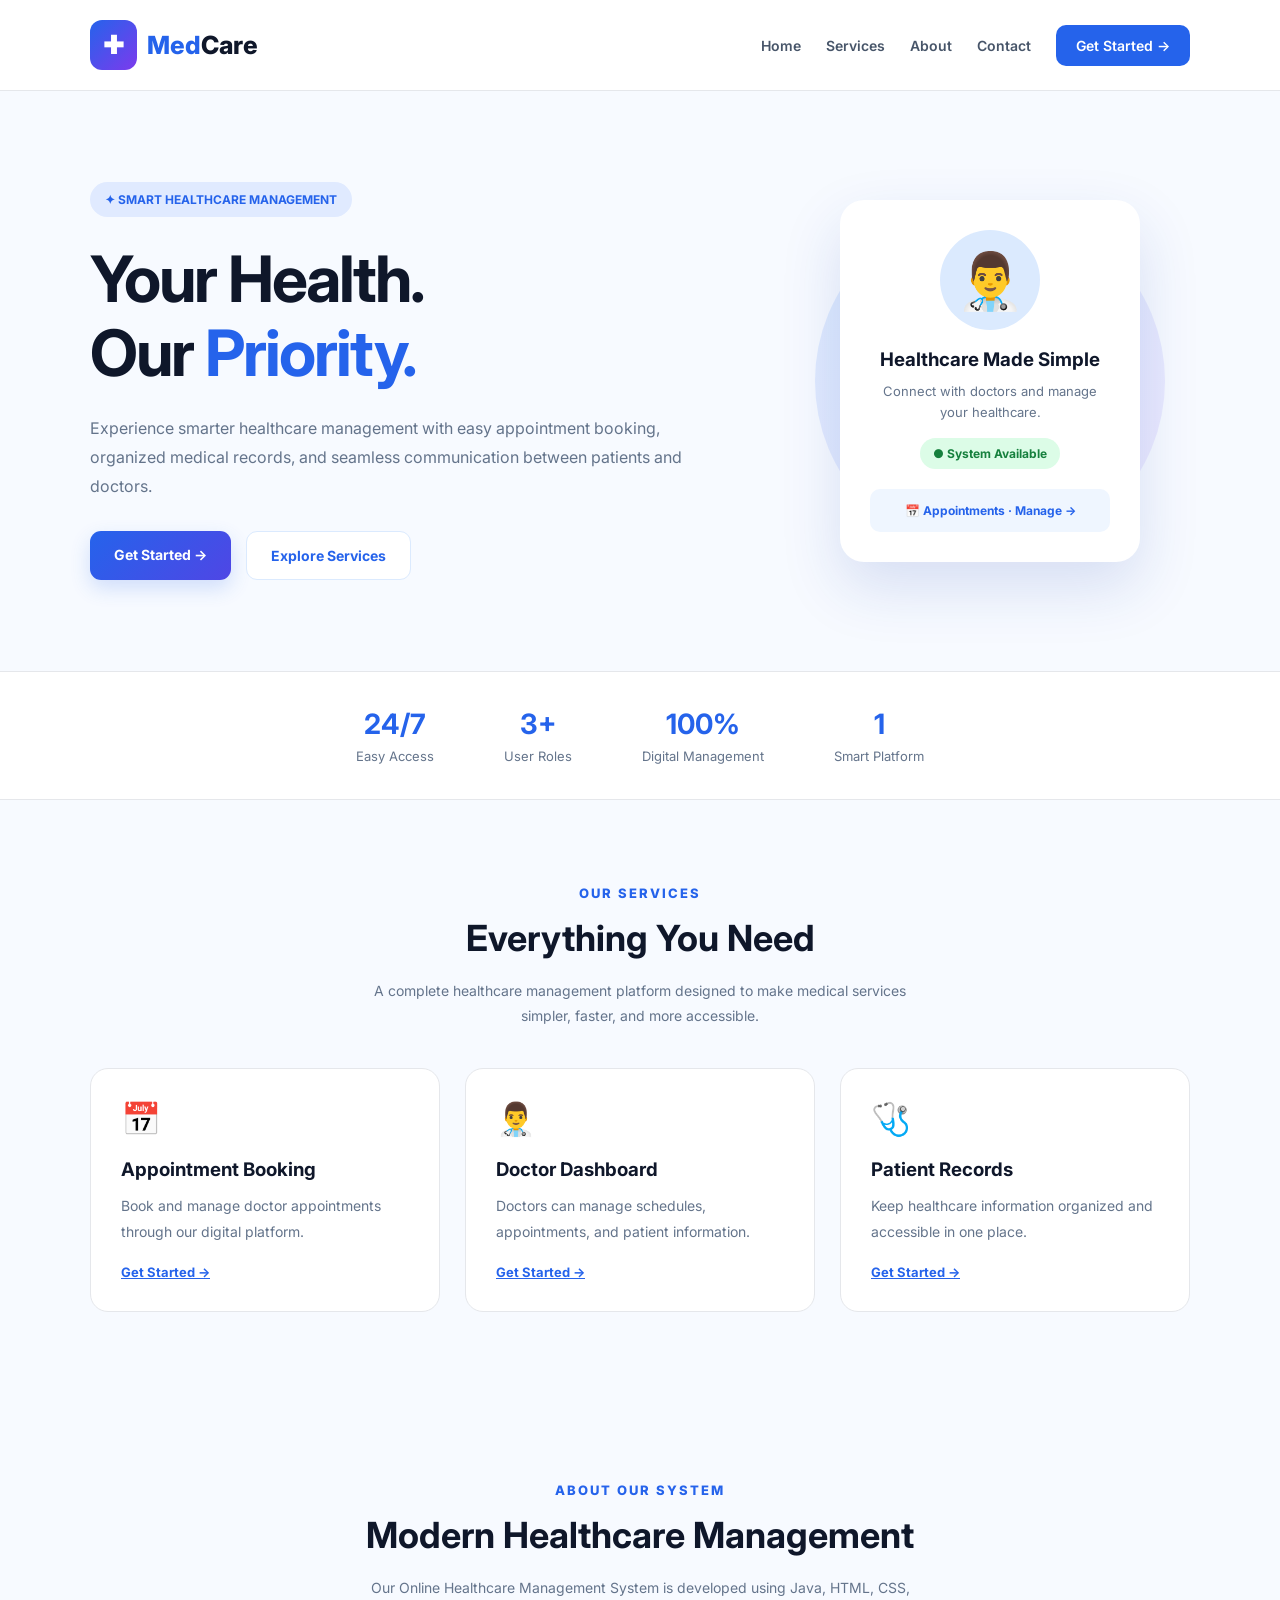
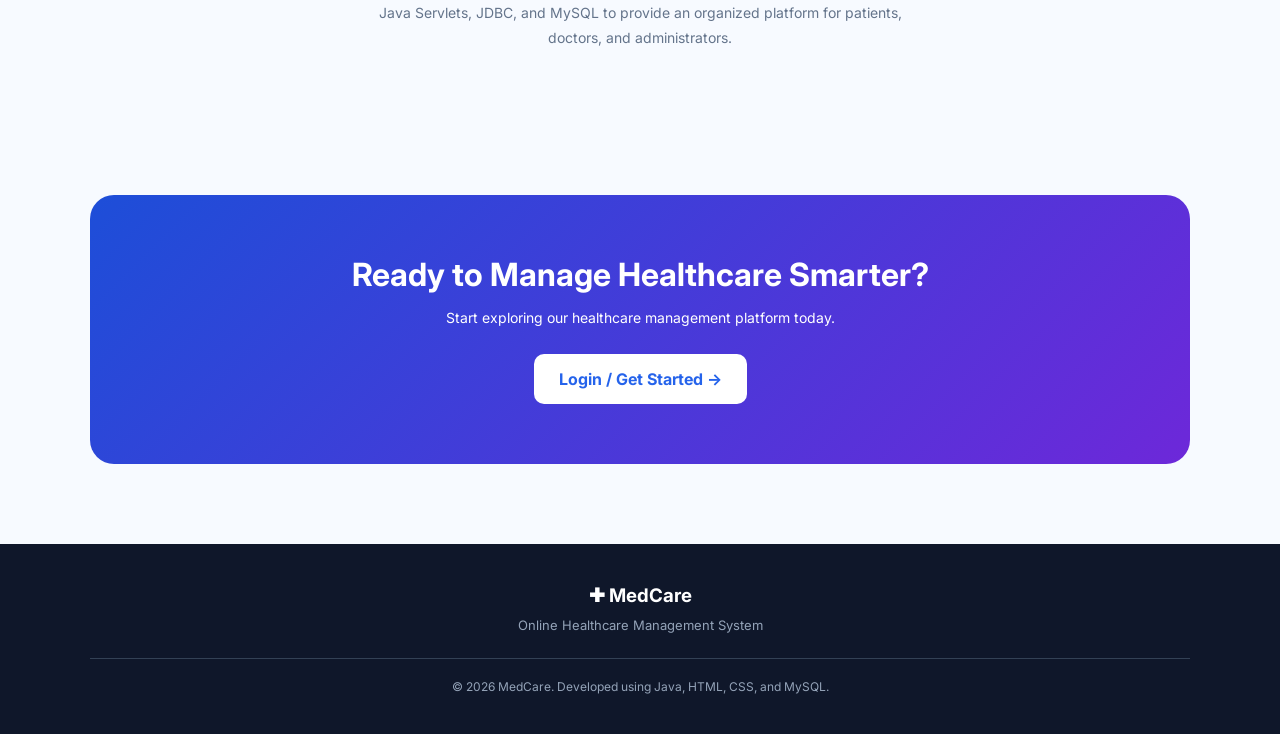
<file: index.html>
<!DOCTYPE html>
<html lang="en">
<head>
    <meta charset="UTF-8">
    <meta name="viewport" content="width=device-width, initial-scale=1.0">
    <title>MedCare | Online Healthcare Management</title>
    <link href="https://fonts.googleapis.com/css2?family=Inter:wght@400;500;600;700;800&display=swap" rel="stylesheet">

    <style>
        * {
            margin: 0;
            padding: 0;
            box-sizing: border-box;
        }

        html { scroll-behavior: smooth; }

        body {
            font-family: 'Inter', sans-serif;
            background: #f7faff;
            color: #172554;
            overflow-x: hidden;
        }

        header {
            padding: 20px 7%;
            display: flex;
            justify-content: space-between;
            align-items: center;
            background: white;
            border-bottom: 1px solid #e5e7eb;
            position: sticky;
            top: 0;
            z-index: 10;
        }

        .logo {
            display: flex;
            align-items: center;
            gap: 10px;
            font-size: 25px;
            font-weight: 800;
            color: #2563eb;
        }

        .logo-icon {
            background: linear-gradient(135deg, #2563eb, #7c3aed);
            color: white;
            padding: 10px 13px;
            border-radius: 12px;
        }

        .logo span { color: #0f172a; }

        nav {
            display: flex;
            align-items: center;
            gap: 25px;
        }

        nav a {
            text-decoration: none;
            color: #475569;
            font-size: 14px;
            font-weight: 600;
        }

        nav a:hover { color: #2563eb; }

        .nav-btn {
            background: #2563eb;
            color: white !important;
            padding: 12px 20px;
            border-radius: 10px;
        }

        .hero {
            min-height: 580px;
            padding: 80px 7%;
            display: flex;
            justify-content: space-between;
            align-items: center;
            gap: 40px;
        }

        .hero-content { max-width: 600px; }

        .badge {
            display: inline-block;
            background: #e0eaff;
            color: #2563eb;
            padding: 10px 15px;
            border-radius: 30px;
            font-size: 12px;
            font-weight: 700;
            margin-bottom: 25px;
        }

        h1 {
            font-size: clamp(40px, 5vw, 68px);
            line-height: 1.15;
            letter-spacing: -2px;
            color: #0f172a;
        }

        h1 span { color: #2563eb; }

        .hero-content > p {
            margin-top: 25px;
            font-size: 16px;
            line-height: 1.8;
            color: #64748b;
        }

        .hero-buttons {
            display: flex;
            gap: 15px;
            margin-top: 30px;
            flex-wrap: wrap;
        }

        .primary-btn, .secondary-btn {
            display: inline-block;
            padding: 15px 24px;
            border-radius: 11px;
            text-decoration: none;
            font-size: 14px;
            font-weight: 700;
            transition: 0.3s;
        }

        .primary-btn {
            background: linear-gradient(135deg, #2563eb, #4f46e5);
            color: white;
            box-shadow: 0 8px 20px #2563eb30;
        }

        .secondary-btn {
            background: white;
            color: #2563eb;
            border: 1px solid #dbeafe;
        }

        .primary-btn:hover, .secondary-btn:hover {
            transform: translateY(-3px);
        }

        .hero-visual {
            width: 400px;
            min-width: 300px;
            height: 400px;
            display: flex;
            align-items: center;
            justify-content: center;
            position: relative;
        }

        .circle-bg {
            position: absolute;
            width: 350px;
            height: 350px;
            border-radius: 50%;
            background: linear-gradient(135deg, #dbeafe, #ede9fe);
        }

        .doctor-card {
            z-index: 1;
            position: relative;
            width: 300px;
            background: white;
            padding: 30px;
            border-radius: 24px;
            text-align: center;
            box-shadow: 0 25px 60px #1e40af25;
        }

        .doctor-avatar {
            width: 100px;
            height: 100px;
            margin: auto;
            border-radius: 50%;
            background: #dbeafe;
            display: grid;
            place-items: center;
            font-size: 55px;
        }

        .doctor-card h3 {
            margin-top: 18px;
            color: #0f172a;
        }

        .doctor-card p {
            margin-top: 10px;
            font-size: 13px;
            color: #64748b;
            line-height: 1.6;
        }

        .online {
            display: inline-block;
            margin-top: 15px;
            padding: 8px 13px;
            border-radius: 30px;
            background: #dcfce7;
            color: #15803d;
            font-size: 12px;
            font-weight: 700;
        }

        .appointment-mini {
            margin-top: 20px;
            padding: 14px;
            border-radius: 10px;
            background: #eff6ff;
            color: #2563eb;
            font-size: 12px;
            font-weight: 700;
        }

        .stats {
            display: flex;
            justify-content: center;
            gap: 70px;
            flex-wrap: wrap;
            padding: 35px 7%;
            background: white;
            border-top: 1px solid #e5e7eb;
            border-bottom: 1px solid #e5e7eb;
        }

        .stat { text-align: center; }
        .stat h2 { color: #2563eb; font-size: 28px; }
        .stat p { margin-top: 7px; color: #64748b; font-size: 13px; }

        .services {
            padding: 85px 7%;
            text-align: center;
        }

        .section-tag {
            color: #2563eb;
            font-size: 13px;
            font-weight: 800;
            letter-spacing: 2px;
        }

        .services h2 {
            margin-top: 15px;
            font-size: 36px;
            color: #0f172a;
        }

        .section-description {
            max-width: 550px;
            margin: 18px auto 40px;
            color: #64748b;
            line-height: 1.8;
            font-size: 14px;
        }

        .service-grid {
            display: grid;
            grid-template-columns: repeat(3, 1fr);
            gap: 25px;
            max-width: 1100px;
            margin: auto;
        }

        .service-card {
            background: white;
            padding: 30px;
            border: 1px solid #e5e7eb;
            border-radius: 18px;
            text-align: left;
            transition: 0.3s;
        }

        .service-card:hover {
            transform: translateY(-7px);
            box-shadow: 0 15px 40px #2563eb18;
        }

        .service-icon {
            font-size: 32px;
            margin-bottom: 20px;
        }

        .service-card h3 {
            color: #0f172a;
            margin-bottom: 12px;
        }

        .service-card p {
            color: #64748b;
            font-size: 14px;
            line-height: 1.8;
        }

        .service-link {
            display: inline-block;
            margin-top: 20px;
            color: #2563eb;
            font-size: 13px;
            font-weight: 700;
        }

        .cta {
            margin: 20px 7% 80px;
            padding: 60px 25px;
            border-radius: 24px;
            background: linear-gradient(135deg, #1d4ed8, #6d28d9);
            color: white;
            text-align: center;
        }

        .cta h2 { font-size: 32px; margin-bottom: 15px; }
        .cta p { margin-bottom: 28px; font-size: 14px; }

        .cta a {
            display: inline-block;
            padding: 15px 25px;
            border-radius: 10px;
            background: white;
            color: #2563eb;
            text-decoration: none;
            font-weight: 700;
        }

        footer {
            background: #0f172a;
            color: white;
            padding: 40px 7%;
            text-align: center;
        }

        footer p {
            margin-top: 10px;
            color: #94a3b8;
            font-size: 13px;
        }

        .footer-bottom {
            margin-top: 25px;
            padding-top: 20px;
            border-top: 1px solid #334155;
            color: #94a3b8;
            font-size: 12px;
        }

        @media (max-width: 900px) {
            .hero {
                flex-direction: column;
                text-align: center;
            }

            .hero-content { max-width: 650px; }
            .hero-buttons { justify-content: center; }
            .service-grid { grid-template-columns: repeat(2, 1fr); }
        }

        @media (max-width: 600px) {
            header { padding: 16px 5%; }
            nav { gap: 12px; }
            nav a:not(.nav-btn) { display: none; }
            .hero { padding: 55px 5%; }
            .hero-visual { width: 100%; min-width: 0; }
            .circle-bg { width: 290px; height: 290px; }
            .doctor-card { width: 270px; }
            .service-grid { grid-template-columns: 1fr; }
            .services { padding: 65px 5%; }
            .services h2 { font-size: 29px; }
            .stats { gap: 28px; }
            .cta { margin: 10px 5% 55px; }
            .cta h2 { font-size: 26px; }
        }
    </style>
</head>

<body>

<header>
    <div class="logo">
        <div class="logo-icon">✚</div>
        <div>Med<span>Care</span></div>
    </div>

    <nav>
        <a href="index.html">Home</a>
        <a href="#services">Services</a>
        <a href="#about">About</a>
        <a href="#contact">Contact</a>
        <a href="login.html" class="nav-btn">Get Started →</a>
    </nav>
</header>

<section class="hero">
    <div class="hero-content">
        <div class="badge">✦ SMART HEALTHCARE MANAGEMENT</div>

        <h1>Your Health.<br>Our <span>Priority.</span></h1>

        <p>
            Experience smarter healthcare management with easy appointment
            booking, organized medical records, and seamless communication
            between patients and doctors.
        </p>

        <div class="hero-buttons">
            <a href="login.html" class="primary-btn">Get Started →</a>
            <a href="#services" class="secondary-btn">Explore Services</a>
        </div>
    </div>

    <div class="hero-visual">
        <div class="circle-bg"></div>

        <div class="doctor-card">
            <div class="doctor-avatar">👨‍⚕️</div>
            <h3>Healthcare Made Simple</h3>
            <p>Connect with doctors and manage your healthcare.</p>
            <div class="online">● System Available</div>
            <div class="appointment-mini">📅 Appointments · Manage →</div>
        </div>
    </div>
</section>

<section class="stats">
    <div class="stat">
        <h2>24/7</h2>
        <p>Easy Access</p>
    </div>
    <div class="stat">
        <h2>3+</h2>
        <p>User Roles</p>
    </div>
    <div class="stat">
        <h2>100%</h2>
        <p>Digital Management</p>
    </div>
    <div class="stat">
        <h2>1</h2>
        <p>Smart Platform</p>
    </div>
</section>

<section class="services" id="services">
    <div class="section-tag">OUR SERVICES</div>
    <h2>Everything You Need</h2>

    <p class="section-description">
        A complete healthcare management platform designed to make medical
        services simpler, faster, and more accessible.
    </p>

    <div class="service-grid">
        <div class="service-card">
            <div class="service-icon">📅</div>
            <h3>Appointment Booking</h3>
            <p>Book and manage doctor appointments through our digital platform.</p>
            <a class="service-link" href="login.html">Get Started →</a>
        </div>

        <div class="service-card">
            <div class="service-icon">👨‍⚕️</div>
            <h3>Doctor Dashboard</h3>
            <p>Doctors can manage schedules, appointments, and patient information.</p>
            <a class="service-link" href="login.html">Get Started →</a>
        </div>

        <div class="service-card">
            <div class="service-icon">🩺</div>
            <h3>Patient Records</h3>
            <p>Keep healthcare information organized and accessible in one place.</p>
            <a class="service-link" href="login.html">Get Started →</a>
        </div>
    </div>
</section>

<section class="services" id="about">
    <div class="section-tag">ABOUT OUR SYSTEM</div>
    <h2>Modern Healthcare Management</h2>

    <p class="section-description">
        Our Online Healthcare Management System is developed using Java,
        HTML, CSS, Java Servlets, JDBC, and MySQL to provide an organized
        platform for patients, doctors, and administrators.
    </p>
</section>

<section class="cta">
    <h2>Ready to Manage Healthcare Smarter?</h2>
    <p>Start exploring our healthcare management platform today.</p>
    <a href="login.html">Login / Get Started →</a>
</section>

<footer id="contact">
    <h3>✚ MedCare</h3>
    <p>Online Healthcare Management System</p>
    <div class="footer-bottom">
        © 2026 MedCare. Developed using Java, HTML, CSS, and MySQL.
    </div>
</footer>

</body>
</html>
</file>
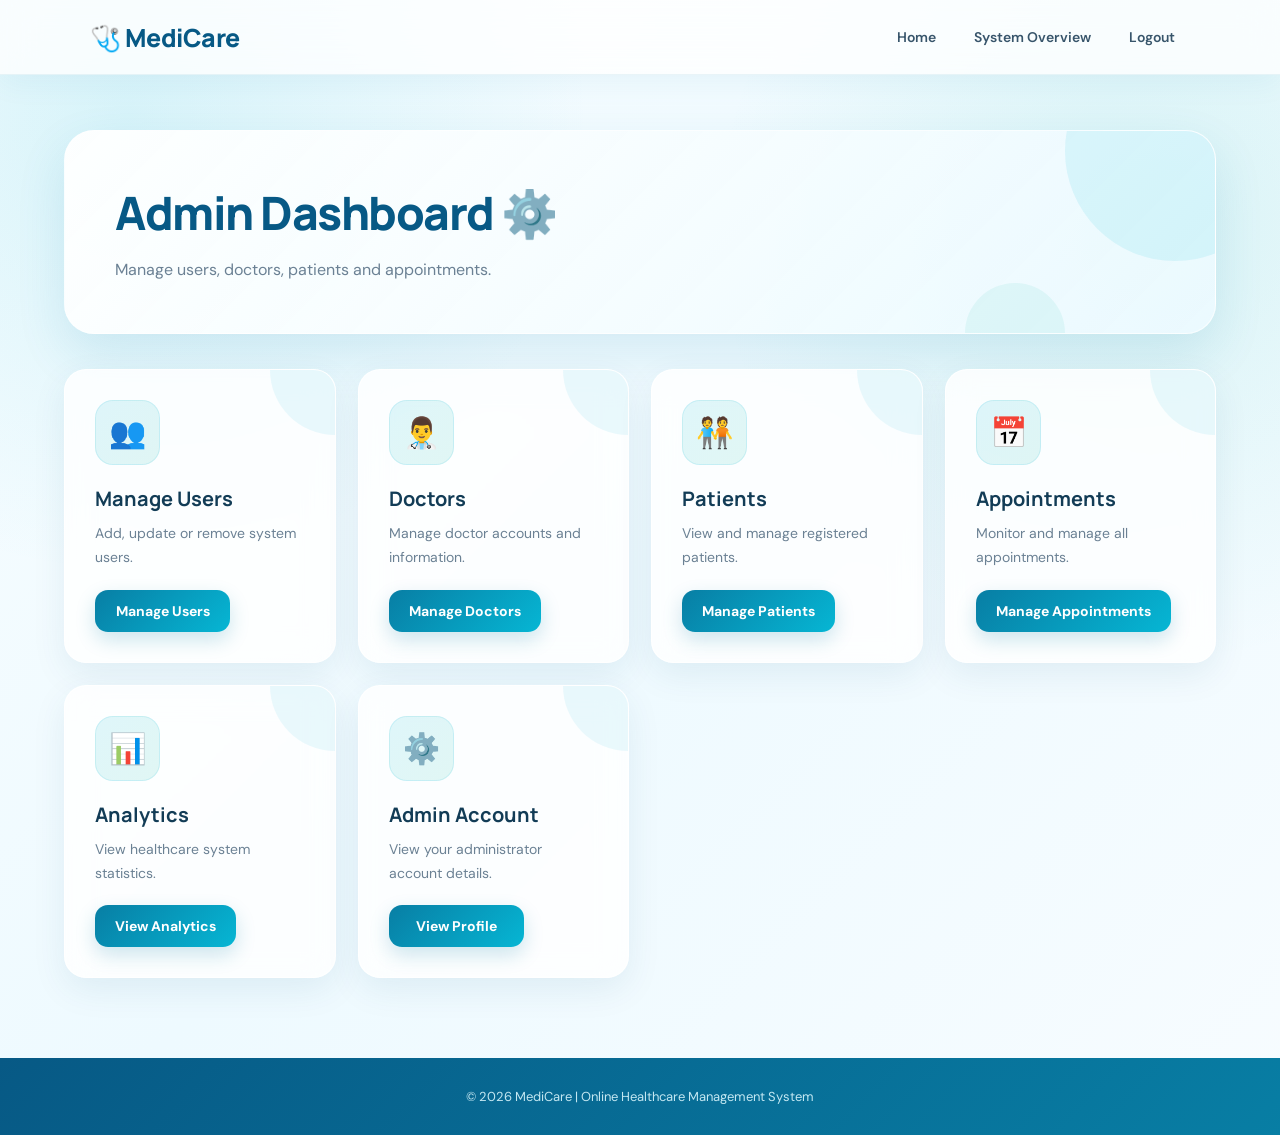
<file: admin-dashboard.html>
<!DOCTYPE html>
<html lang="en">

<head>

    <meta charset="UTF-8">
    <meta name="viewport" content="width=device-width, initial-scale=1.0">

    <title>Admin Dashboard | MediCare</title>

    <link rel="stylesheet" href="style.css">

</head>

<body>

    <header class="navbar">

        <div class="logo">
            🩺 MediCare
        </div>

        <nav>

            <a href="index.html">Home</a>
            <a href="admin">System Overview</a>
            <a href="logout">Logout</a>

        </nav>

    </header>


    <main class="dashboard">

        <div class="welcome">

            <h1>Admin Dashboard ⚙️</h1>

            <p>
                Manage users, doctors, patients and appointments.
            </p>

        </div>


        <section class="dashboard-grid">

            <div class="dashboard-card">

                <div class="card-icon">👥</div>

                <h2>Manage Users</h2>

                <p>
                    Add, update or remove system users.
                </p>

                <a class="btn" href="admin#users">
                    Manage Users
                </a>

            </div>


            <div class="dashboard-card">

                <div class="card-icon">👨‍⚕️</div>

                <h2>Doctors</h2>

                <p>
                    Manage doctor accounts and information.
                </p>

                <a class="btn" href="admin#doctors">
                    Manage Doctors
                </a>

            </div>


            <div class="dashboard-card">

                <div class="card-icon">🧑‍🤝‍🧑</div>

                <h2>Patients</h2>

                <p>
                    View and manage registered patients.
                </p>

                <a class="btn" href="admin#patients">
                    Manage Patients
                </a>

            </div>


            <div class="dashboard-card">

                <div class="card-icon">📅</div>

                <h2>Appointments</h2>

                <p>
                    Monitor and manage all appointments.
                </p>

                <a class="btn" href="admin#appointments">
                    Manage Appointments
                </a>

            </div>


            <div class="dashboard-card">

                <div class="card-icon">📊</div>

                <h2>Analytics</h2>

                <p>
                    View healthcare system statistics.
                </p>

                <a class="btn" href="admin#analytics">
                    View Analytics
                </a>

            </div>


            <div class="dashboard-card">

                <div class="card-icon">⚙️</div>

                <h2>Admin Account</h2>

                <p>
                    View your administrator account details.
                </p>

                <a class="btn" href="my-profile">View Profile</a>

            </div>

        </section>

    </main>


    <footer>

        <p>
            © 2026 MediCare | Online Healthcare Management System
        </p>

    </footer>

</body>

</html>
</file>
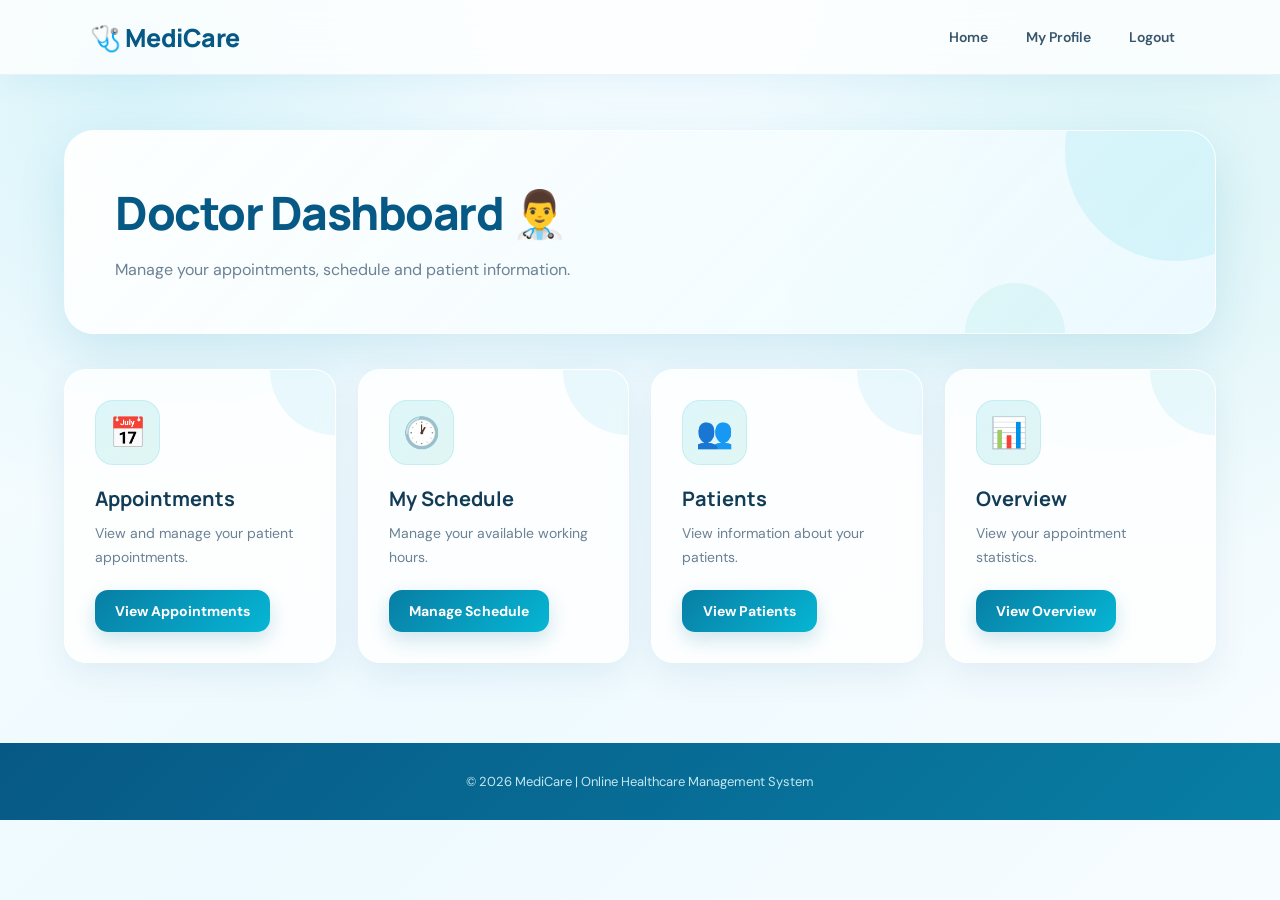
<file: doctor-dashboard.html>
<!DOCTYPE html>
<html lang="en">

<head>

    <meta charset="UTF-8">
    <meta name="viewport" content="width=device-width, initial-scale=1.0">

    <title>Doctor Dashboard | MediCare</title>

    <link rel="stylesheet" href="style.css">

</head>

<body>

    <header class="navbar">

        <div class="logo">
            🩺 MediCare
        </div>

        <nav>

            <a href="index.html">Home</a>
            <a href="my-profile">My Profile</a>
            <a href="logout">Logout</a>

        </nav>

    </header>


    <main class="dashboard">

        <div class="welcome">

            <h1>Doctor Dashboard 👨‍⚕️</h1>

            <p>
                Manage your appointments, schedule and patient information.
            </p>

        </div>


        <section class="dashboard-grid">

            <div class="dashboard-card">

                <div class="card-icon">📅</div>

                <h2>Appointments</h2>

                <p>
                    View and manage your patient appointments.
                </p>

                <a class="btn" href="doctor-appointments">
                    View Appointments
                </a>

            </div>


            <div class="dashboard-card">

                <div class="card-icon">🕐</div>

                <h2>My Schedule</h2>

                <p>
                    Manage your available working hours.
                </p>

                <a class="btn" href="my-profile">
                    Manage Schedule
                </a>

            </div>


            <div class="dashboard-card">

                <div class="card-icon">👥</div>

                <h2>Patients</h2>

                <p>
                    View information about your patients.
                </p>

                <a class="btn" href="doctor-patients">
                    View Patients
                </a>

            </div>


            <div class="dashboard-card">

                <div class="card-icon">📊</div>

                <h2>Overview</h2>

                <p>
                    View your appointment statistics.
                </p>

                <a class="btn" href="doctor-appointments">
                    View Overview
                </a>

            </div>

        </section>

    </main>


    <footer>

        <p>
            © 2026 MediCare | Online Healthcare Management System
        </p>

    </footer>

</body>

</html>
</file>
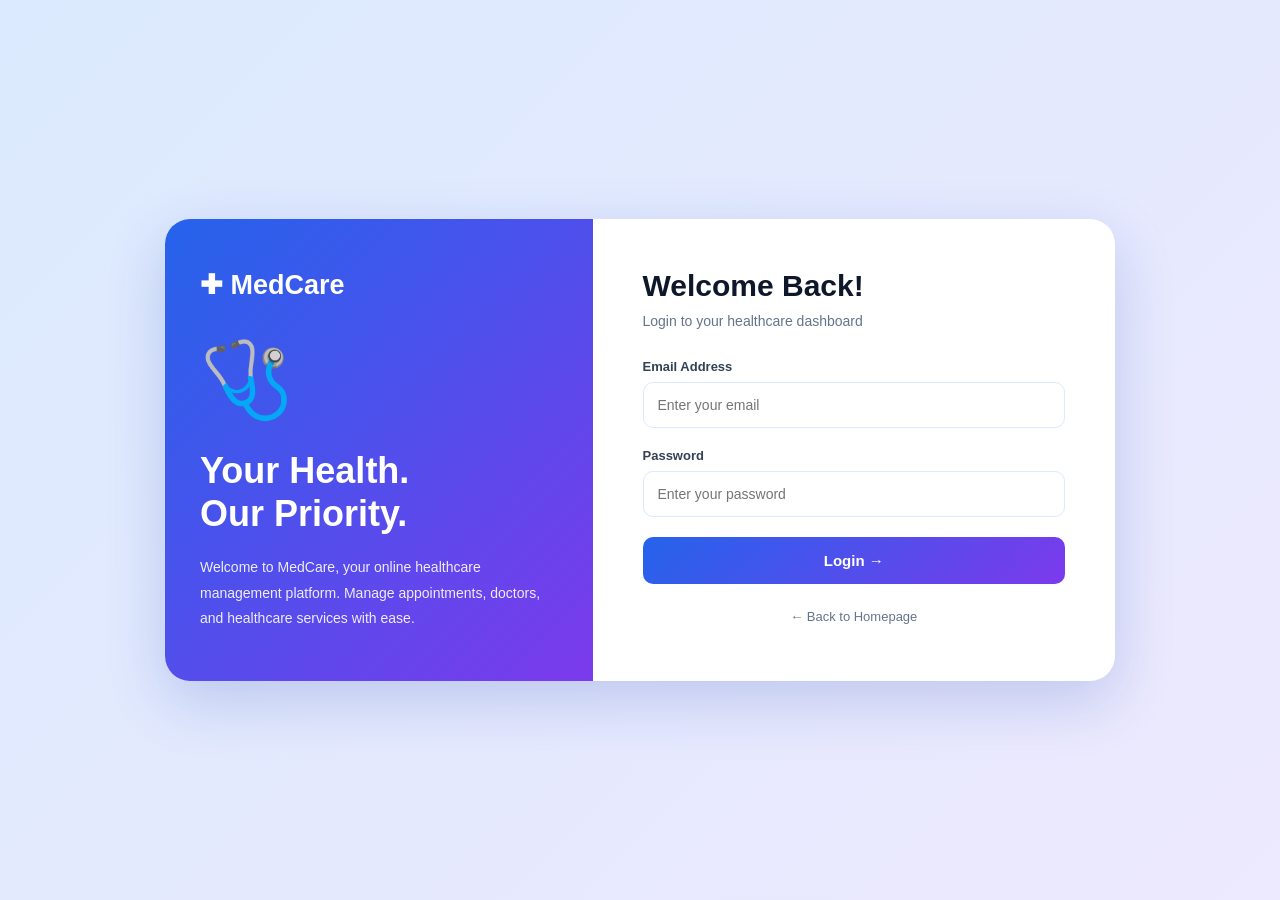
<file: login.html>
<!DOCTYPE html>
<html lang="en">
<head>
    <meta charset="UTF-8">
    <meta name="viewport" content="width=device-width, initial-scale=1.0">
    <title>Login | MedCare</title>

    <style>
        * {
            margin: 0;
            padding: 0;
            box-sizing: border-box;
        }

        body {
            font-family: Arial, sans-serif;
            min-height: 100vh;
            display: flex;
            justify-content: center;
            align-items: center;
            padding: 20px;
            background: linear-gradient(135deg, #dbeafe, #ede9fe);
        }

        .container {
            width: 100%;
            max-width: 950px;
            display: flex;
            background: white;
            border-radius: 25px;
            overflow: hidden;
            box-shadow: 0 20px 60px rgba(30, 64, 175, 0.2);
            animation: appear 0.8s ease;
        }

        .left {
            width: 45%;
            padding: 50px 35px;
            background: linear-gradient(135deg, #2563eb, #7c3aed);
            color: white;
            display: flex;
            flex-direction: column;
            justify-content: center;
        }

        .logo {
            font-size: 27px;
            font-weight: bold;
            margin-bottom: 35px;
        }

        .medical-icon {
            font-size: 75px;
            margin-bottom: 25px;
            animation: float 4s ease-in-out infinite;
        }

        .left h1 {
            font-size: 36px;
            line-height: 1.2;
            margin-bottom: 20px;
        }

        .left p {
            font-size: 14px;
            line-height: 1.8;
            opacity: 0.9;
        }

        .right {
            width: 55%;
            padding: 50px;
        }

        .right h2 {
            font-size: 30px;
            color: #0f172a;
            margin-bottom: 10px;
        }

        .subtitle {
            color: #64748b;
            font-size: 14px;
            margin-bottom: 30px;
        }

        .role-buttons {
            display: flex;
            gap: 8px;
            margin-bottom: 25px;
        }

        .role-btn {
            flex: 1;
            padding: 12px 5px;
            border: 1px solid #dbeafe;
            border-radius: 10px;
            background: #f8fafc;
            color: #475569;
            cursor: pointer;
            font-weight: bold;
            font-size: 12px;
            transition: 0.3s;
        }

        .role-btn.active {
            background: #2563eb;
            color: white;
            border-color: #2563eb;
        }

        label {
            display: block;
            margin-bottom: 8px;
            color: #334155;
            font-size: 13px;
            font-weight: bold;
        }

        input {
            width: 100%;
            padding: 14px;
            margin-bottom: 20px;
            border: 1px solid #dbeafe;
            border-radius: 10px;
            outline: none;
            font-size: 14px;
        }

        input:focus {
            border-color: #2563eb;
            box-shadow: 0 0 0 3px #dbeafe;
        }

        .login-btn {
            width: 100%;
            padding: 15px;
            border: none;
            border-radius: 10px;
            background: linear-gradient(135deg, #2563eb, #7c3aed);
            color: white;
            font-size: 15px;
            font-weight: bold;
            cursor: pointer;
            transition: 0.3s;
        }

        .login-btn:hover {
            transform: translateY(-3px);
            box-shadow: 0 10px 25px rgba(37, 99, 235, 0.3);
        }

        .message {
            margin-top: 20px;
            font-size: 13px;
            color: #2563eb;
            text-align: center;
            line-height: 1.5;
        }

        .back {
            display: block;
            text-align: center;
            margin-top: 25px;
            color: #64748b;
            font-size: 13px;
            text-decoration: none;
        }

        .back:hover {
            color: #2563eb;
        }

        @keyframes appear {
            from {
                opacity: 0;
                transform: translateY(30px);
            }

            to {
                opacity: 1;
                transform: translateY(0);
            }
        }

        @keyframes float {
            0%, 100% {
                transform: translateY(0);
            }

            50% {
                transform: translateY(-12px);
            }
        }

        @media (max-width: 700px) {
            .container {
                flex-direction: column;
            }

            .left,
            .right {
                width: 100%;
            }

            .left {
                padding: 35px;
                text-align: center;
            }

            .left h1 {
                font-size: 30px;
            }

            .right {
                padding: 35px 25px;
            }
        }
    </style>
</head>

<body>

    <div class="container">

        <div class="left">
            <div class="logo">✚ MedCare</div>

            <div class="medical-icon">🩺</div>

            <h1>Your Health.<br>Our Priority.</h1>

            <p>
                Welcome to MedCare, your online healthcare
                management platform. Manage appointments,
                doctors, and healthcare services with ease.
            </p>
        </div>

        <div class="right">

            <h2>Welcome Back!</h2>

            <p class="subtitle">
                Login to your healthcare dashboard
            </p>

            <form action="login" method="post">

                <label>Email Address</label>

                <input
                    type="email"
                    id="email"
                    name="email"
                    placeholder="Enter your email"
                    required
                >

                <label>Password</label>

                <input
                    type="password"
                    id="password"
                    name="password"
                    placeholder="Enter your password"
                    required
                >

                <button type="submit" class="login-btn">
                    Login →
                </button>

            </form>

            <div class="message" id="message"></div>

            <a href="index.html" class="back">
                ← Back to Homepage
            </a>

        </div>

    </div>

    <script>

        const error = new URLSearchParams(window.location.search).get("error");
        const messages = {
            missing: "Enter your email and password.",
            invalidlogin: "Email or password is incorrect.",
            invalidrole: "This account has an unsupported role."
        };
        if (error && messages[error.toLowerCase()]) {
            document.getElementById("message").textContent =
                messages[error.toLowerCase()];
        }

    </script>

</body>
</html>
</file>
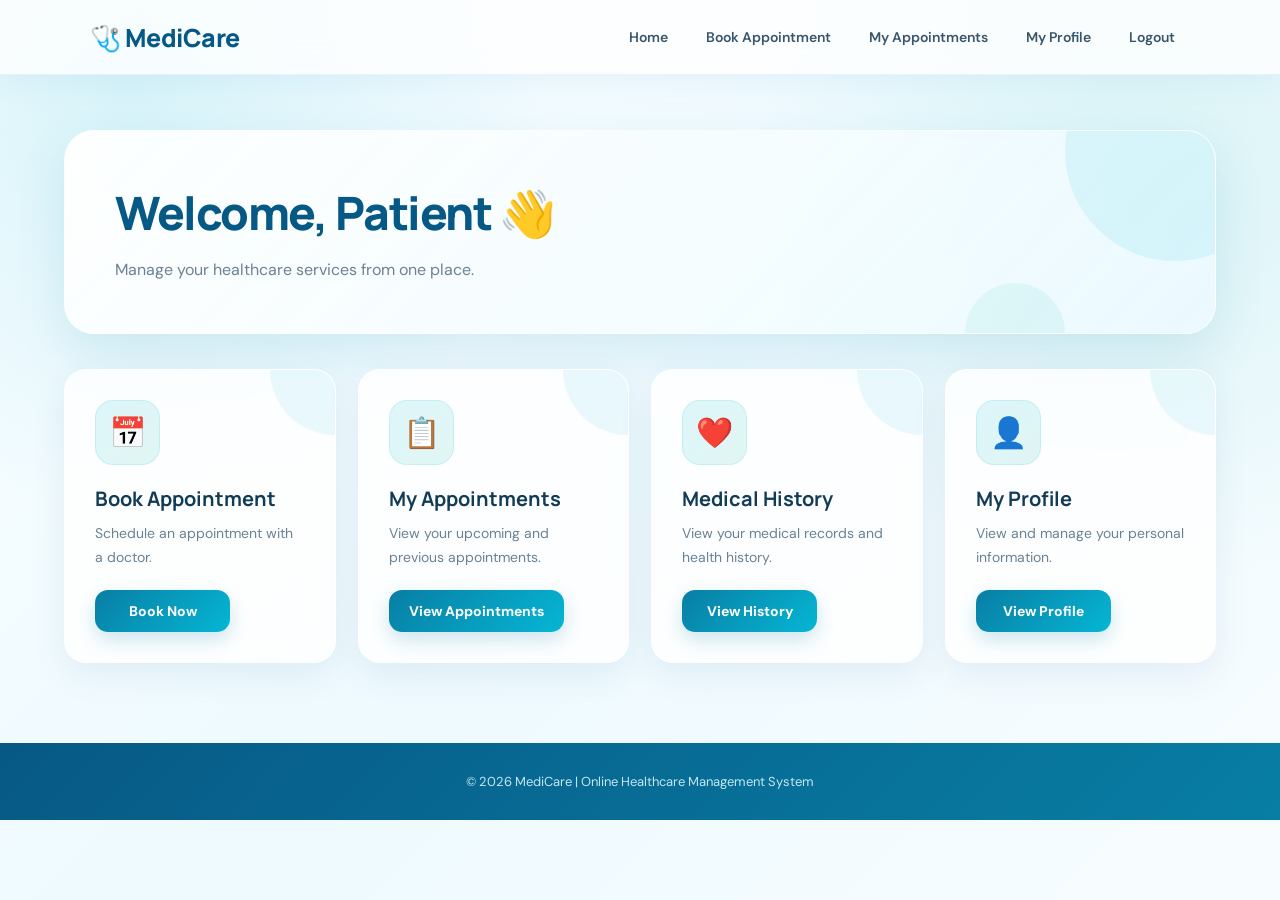
<file: patient-dashboard.html>
<!DOCTYPE html>
<html lang="en">

<head>
    <meta charset="UTF-8">
    <meta name="viewport" content="width=device-width, initial-scale=1.0">

    <title>Patient Dashboard | MediCare</title>

    <link rel="stylesheet" href="style.css">
</head>

<body>

    <!-- Navigation -->
    <header class="navbar">

        <div class="logo">
            🩺 MediCare
        </div>

        <nav>
            <a href="index.html">Home</a>
            <a href="appointment.html">Book Appointment</a>
            <a href="my-appointments">My Appointments</a>
            <a href="my-profile">My Profile</a>
            <a href="logout">Logout</a>
        </nav>

    </header>


    <!-- Dashboard -->
    <main class="dashboard">

        <div class="welcome">
            <h1>Welcome, Patient 👋</h1>
            <p>Manage your healthcare services from one place.</p>
        </div>


        <!-- Dashboard Cards -->
        <section class="dashboard-grid">

            <div class="dashboard-card">
                <div class="card-icon">📅</div>
                <h2>Book Appointment</h2>
                <p>Schedule an appointment with a doctor.</p>

                <a href="appointment.html" class="btn">
                    Book Now
                </a>
            </div>


            <div class="dashboard-card">
                <div class="card-icon">📋</div>
                <h2>My Appointments</h2>
                <p>View your upcoming and previous appointments.</p>

                <a href="my-appointments" class="btn">
                    View Appointments
                </a>
            </div>


            <div class="dashboard-card">
                <div class="card-icon">❤️</div>
                <h2>Medical History</h2>
                <p>View your medical records and health history.</p>

                <a href="my-profile" class="btn">
                    View History
                </a>
            </div>


            <div class="dashboard-card">
                <div class="card-icon">👤</div>
                <h2>My Profile</h2>
                <p>View and manage your personal information.</p>

                <a href="my-profile" class="btn">
                    View Profile
                </a>
            </div>

        </section>

    </main>


    <footer>
        <p>© 2026 MediCare | Online Healthcare Management System</p>
    </footer>

</body>

</html>
</file>
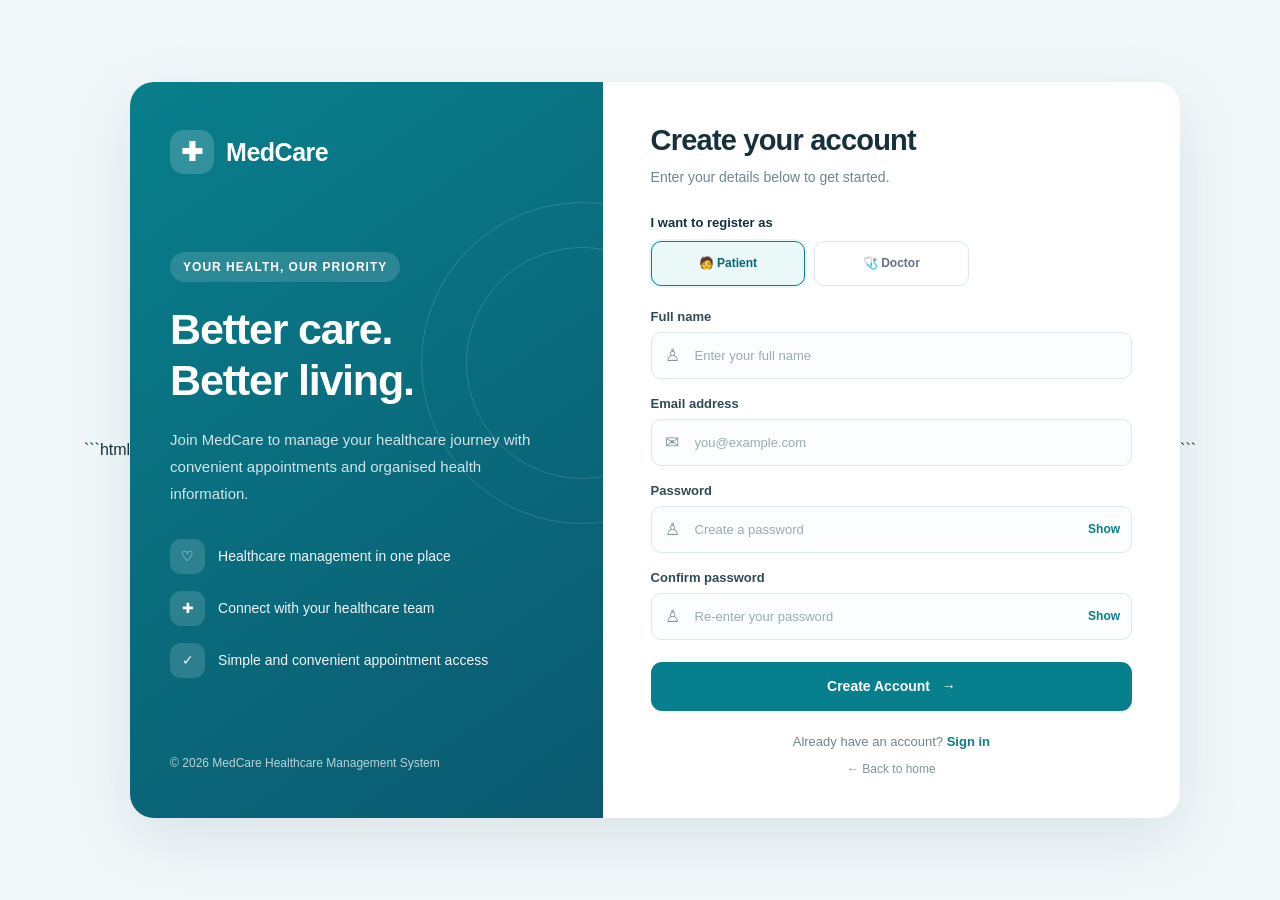
<file: register.html>
```html
<!DOCTYPE html>
<html lang="en">
<head>
    <meta charset="UTF-8">
    <meta name="viewport" content="width=device-width, initial-scale=1.0">
    <title>Create Account | MedCare</title>

    <style>
        * {
            margin: 0;
            padding: 0;
            box-sizing: border-box;
        }

        :root {
            --primary: #087f8c;
            --primary-dark: #066773;
            --background: #f2f8fa;
            --text: #17313b;
            --muted: #71858d;
            --border: #dce8eb;
        }

        body {
            font-family: "Segoe UI", Arial, sans-serif;
            background: var(--background);
            color: var(--text);
            min-height: 100vh;
            padding: 28px;
            display: flex;
            justify-content: center;
            align-items: center;
        }

        .page {
            width: 100%;
            max-width: 1050px;
            min-height: 650px;
            display: grid;
            grid-template-columns: 0.9fr 1.1fr;
            background: white;
            border-radius: 24px;
            overflow: hidden;
            box-shadow: 0 20px 65px rgba(26, 71, 83, 0.12);
        }

        .intro {
            position: relative;
            overflow: hidden;
            padding: 48px 40px;
            color: white;
            background: linear-gradient(145deg, #087f8c, #0b596f);
            display: flex;
            flex-direction: column;
            justify-content: space-between;
        }

        .intro::before,
        .intro::after {
            content: "";
            position: absolute;
            border: 1px solid rgba(255, 255, 255, 0.14);
            border-radius: 50%;
            pointer-events: none;
        }

        .intro::before {
            width: 320px;
            height: 320px;
            right: -140px;
            top: 120px;
        }

        .intro::after {
            width: 230px;
            height: 230px;
            right: -95px;
            top: 165px;
        }

        .brand,
        .intro-content,
        .intro-footer {
            position: relative;
            z-index: 1;
        }

        .brand {
            display: flex;
            align-items: center;
            gap: 12px;
            font-size: 25px;
            font-weight: 750;
            letter-spacing: -0.5px;
        }

        .brand-icon {
            width: 44px;
            height: 44px;
            border-radius: 14px;
            display: grid;
            place-items: center;
            background: rgba(255, 255, 255, 0.17);
            font-size: 26px;
        }

        .intro-content {
            margin: 55px 0;
        }

        .eyebrow {
            display: inline-block;
            padding: 8px 13px;
            margin-bottom: 22px;
            border-radius: 30px;
            background: rgba(255, 255, 255, 0.14);
            font-size: 12px;
            letter-spacing: 1px;
            font-weight: 700;
            text-transform: uppercase;
        }

        .intro h1 {
            font-size: clamp(32px, 4vw, 43px);
            line-height: 1.18;
            letter-spacing: -1.2px;
            margin-bottom: 20px;
        }

        .intro-content > p {
            color: rgba(255, 255, 255, 0.82);
            line-height: 1.8;
            font-size: 15px;
        }

        .features {
            margin-top: 32px;
            display: grid;
            gap: 17px;
        }

        .feature {
            display: flex;
            align-items: center;
            gap: 13px;
            font-size: 14px;
            color: rgba(255, 255, 255, 0.94);
        }

        .feature-icon {
            width: 35px;
            height: 35px;
            flex-shrink: 0;
            display: grid;
            place-items: center;
            background: rgba(255, 255, 255, 0.14);
            border-radius: 11px;
        }

        .intro-footer {
            font-size: 12px;
            color: rgba(255, 255, 255, 0.72);
        }

        .form-panel {
            padding: 42px 48px;
            display: flex;
            flex-direction: column;
            justify-content: center;
        }

        .form-header {
            margin-bottom: 26px;
        }

        .form-header h2 {
            font-size: 29px;
            letter-spacing: -0.8px;
            margin-bottom: 9px;
        }

        .form-header p {
            color: var(--muted);
            font-size: 14px;
            line-height: 1.6;
        }

        .role-label {
            display: block;
            margin-bottom: 11px;
            font-size: 13px;
            font-weight: 700;
        }

        .roles {
            display: grid;
            grid-template-columns: repeat(3, 1fr);
            gap: 9px;
            margin-bottom: 23px;
        }

        .role-option {
            position: relative;
        }

        .role-option input {
            position: absolute;
            opacity: 0;
            pointer-events: none;
        }

        .role-option label {
            min-height: 45px;
            display: flex;
            align-items: center;
            justify-content: center;
            gap: 6px;
            padding: 10px 5px;
            border: 1px solid var(--border);
            border-radius: 10px;
            color: #61757d;
            font-size: 12px;
            font-weight: 650;
            cursor: pointer;
            transition: 0.2s;
        }

        .role-option input:checked + label {
            color: var(--primary-dark);
            background: #eaf8f8;
            border-color: var(--primary);
            box-shadow: 0 0 0 2px rgba(8, 127, 140, 0.08);
        }

        .role-option input:focus-visible + label {
            outline: 2px solid var(--primary);
            outline-offset: 3px;
        }

        .field {
            margin-bottom: 17px;
        }

        .field label {
            display: block;
            margin-bottom: 8px;
            font-size: 13px;
            font-weight: 650;
            color: #314a53;
        }

        .input-wrap {
            position: relative;
        }

        .input-wrap > span {
            position: absolute;
            left: 14px;
            top: 50%;
            transform: translateY(-50%);
            font-size: 17px;
            color: #80969e;
        }

        .field input {
            width: 100%;
            height: 47px;
            padding: 0 43px;
            border: 1px solid var(--border);
            border-radius: 10px;
            background: #fbfdfe;
            color: var(--text);
            font-size: 13px;
            outline: none;
            transition: 0.2s;
        }

        .field input:focus {
            border-color: var(--primary);
            background: white;
            box-shadow: 0 0 0 3px rgba(8, 127, 140, 0.09);
        }

        .field input::placeholder {
            color: #9aabb1;
        }

        .toggle-password {
            position: absolute;
            right: 12px;
            top: 50%;
            transform: translateY(-50%);
            border: none;
            background: transparent;
            color: var(--primary);
            font-size: 12px;
            font-weight: 700;
            cursor: pointer;
        }

        .submit-btn {
            width: 100%;
            min-height: 49px;
            margin-top: 5px;
            border: none;
            border-radius: 11px;
            background: var(--primary);
            color: white;
            font-size: 14px;
            font-weight: 750;
            cursor: pointer;
            transition: 0.2s;
        }

        .submit-btn:hover {
            background: var(--primary-dark);
            transform: translateY(-1px);
            box-shadow: 0 8px 20px rgba(8, 127, 140, 0.2);
        }

        .status-message {
            display: none;
            margin-top: 15px;
            padding: 12px;
            border-radius: 9px;
            font-size: 13px;
            line-height: 1.5;
        }

        .status-message.error {
            display: block;
            color: #a12626;
            background: #fff0f0;
        }

        .status-message.success {
            display: block;
            color: #176b47;
            background: #eaf8f0;
        }

        .login-link {
            margin-top: 23px;
            text-align: center;
            color: var(--muted);
            font-size: 13px;
        }

        .login-link a {
            color: var(--primary);
            font-weight: 750;
            text-decoration: none;
        }

        .login-link a:hover {
            text-decoration: underline;
        }

        .home-link {
            display: block;
            margin-top: 13px;
            text-align: center;
            font-size: 12px;
            color: #82949a;
            text-decoration: none;
        }

        .home-link:hover {
            color: var(--primary);
        }

        @media (max-width: 800px) {
            body {
                padding: 16px;
            }

            .page {
                max-width: 540px;
                grid-template-columns: 1fr;
            }

            .intro {
                padding: 30px;
            }

            .intro-content {
                margin: 35px 0 20px;
            }

            .intro h1 {
                font-size: 32px;
            }

            .features {
                grid-template-columns: 1fr;
            }

            .intro-footer {
                margin-top: 10px;
            }

            .form-panel {
                padding: 35px 28px;
            }
        }

        @media (max-width: 420px) {
            .form-panel {
                padding: 28px 20px;
            }

            .roles {
                gap: 5px;
            }

            .role-option label {
                font-size: 11px;
            }
        }
    </style>
</head>

<body>
    <main class="page">

        <section class="intro">
            <div class="brand">
                <div class="brand-icon">✚</div>
                <span>MedCare</span>
            </div>

            <div class="intro-content">
                <span class="eyebrow">Your health, our priority</span>

                <h1>Better care.<br>Better living.</h1>

                <p>
                    Join MedCare to manage your healthcare journey
                    with convenient appointments and organised
                    health information.
                </p>

                <div class="features">
                    <div class="feature">
                        <span class="feature-icon">♡</span>
                        <span>Healthcare management in one place</span>
                    </div>

                    <div class="feature">
                        <span class="feature-icon">✚</span>
                        <span>Connect with your healthcare team</span>
                    </div>

                    <div class="feature">
                        <span class="feature-icon">✓</span>
                        <span>Simple and convenient appointment access</span>
                    </div>
                </div>
            </div>

            <div class="intro-footer">
                © 2026 MedCare Healthcare Management System
            </div>
        </section>

        <section class="form-panel">
            <div class="form-header">
                <h2>Create your account</h2>
                <p>Enter your details below to get started.</p>
            </div>

            <form id="registerForm" action="register" method="post">

                <span class="role-label">I want to register as</span>

                <div class="roles">
                    <div class="role-option">
                        <input type="radio" id="patient" name="role"
                               value="patient" checked>
                        <label for="patient">🧑 Patient</label>
                    </div>

                    <div class="role-option">
                        <input type="radio" id="doctor" name="role"
                               value="doctor">
                        <label for="doctor">🩺 Doctor</label>
                    </div>

                </div>

                <div class="field">
                    <label for="name">Full name</label>
                    <div class="input-wrap">
                        <span>♙</span>
                        <input type="text" id="name" name="name"
                               placeholder="Enter your full name"
                               autocomplete="name" required>
                    </div>
                </div>

                <div class="field">
                    <label for="email">Email address</label>
                    <div class="input-wrap">
                        <span>✉</span>
                        <input type="email" id="email" name="email"
                               placeholder="you@example.com"
                               autocomplete="email" required>
                    </div>
                </div>

                <div class="field">
                    <label for="password">Password</label>
                    <div class="input-wrap">
                        <span>♙</span>
                        <input type="password" id="password" name="password"
                               placeholder="Create a password"
                               autocomplete="new-password"
                               minlength="6" required>
                        <button type="button" class="toggle-password"
                                onclick="togglePassword('password', this)">
                            Show
                        </button>
                    </div>
                </div>

                <div class="field">
                    <label for="confirmPassword">Confirm password</label>
                    <div class="input-wrap">
                        <span>♙</span>
                        <input type="password" id="confirmPassword"
                               placeholder="Re-enter your password"
                               autocomplete="new-password" required>
                        <button type="button" class="toggle-password"
                                onclick="togglePassword('confirmPassword', this)">
                            Show
                        </button>
                    </div>
                </div>

                <button type="submit" class="submit-btn">
                    Create Account &nbsp; →
                </button>

                <div id="statusMessage" class="status-message"
                     role="alert" aria-live="polite"></div>
            </form>

            <p class="login-link">
                Already have an account?
                <a href="login.html">Sign in</a>
            </p>

            <a href="index.html" class="home-link">
                ← Back to home
            </a>
        </section>

    </main>

    <script>
        function togglePassword(id, button) {
            const input = document.getElementById(id);

            if (input.type === "password") {
                input.type = "text";
                button.textContent = "Hide";
            } else {
                input.type = "password";
                button.textContent = "Show";
            }
        }

        const registerForm = document.getElementById("registerForm");
        const statusMessage = document.getElementById("statusMessage");

        registerForm.addEventListener("submit", function(event) {
            const password = document.getElementById("password").value;
            const confirmPassword =
                document.getElementById("confirmPassword").value;

            statusMessage.className = "status-message";
            statusMessage.textContent = "";

            if (password !== confirmPassword) {
                event.preventDefault();
                statusMessage.textContent = "Passwords do not match. Please try again.";
                statusMessage.className = "status-message error";
                document.getElementById("confirmPassword").focus();
            }
        });

        const params = new URLSearchParams(window.location.search);
        const error = params.get("error");

        const messages = {
            missing: "Please fill in all required fields.",
            invalidrole: "Please select a valid account type.",
            exists: "This email may already be registered.",
            failed: "Registration failed. Please check the database connection and try again."
        };

        if (error && messages[error]) {
            statusMessage.textContent = messages[error];
            statusMessage.className = "status-message error";
        }
    </script>
</body>
</html>
```
</file>
<file: style.css>
/* =========================================================
   MEDICARE - ONLINE HEALTHCARE MANAGEMENT SYSTEM
   Modern Premium Healthcare UI
   ========================================================= */

/* ---------- GOOGLE FONT ---------- */

@import url('https://fonts.googleapis.com/css2?family=DM+Sans:wght@400;500;600;700&family=Manrope:wght@500;600;700;800&display=swap');


/* ---------- ROOT VARIABLES ---------- */

:root {
    --primary: #087ea4;
    --primary-dark: #075985;
    --secondary: #06b6d4;
    --accent: #14b8a6;

    --text: #123047;
    --muted: #6b8194;

    --white: #ffffff;
    --background: #f4fbfd;

    --border: rgba(255, 255, 255, 0.65);

    --shadow:
        0 20px 50px rgba(8, 126, 164, 0.12);

    --radius: 22px;
}


/* ---------- RESET ---------- */

* {
    margin: 0;
    padding: 0;
    box-sizing: border-box;
}


html {
    scroll-behavior: smooth;
}


body {
    font-family: "DM Sans", sans-serif;

    color: var(--text);

    min-height: 100vh;

    background:
        radial-gradient(
            circle at 10% 10%,
            rgba(6, 182, 212, 0.13),
            transparent 30%
        ),
        radial-gradient(
            circle at 90% 20%,
            rgba(20, 184, 166, 0.10),
            transparent 30%
        ),
        linear-gradient(
            135deg,
            #f8fdff,
            #eefaff,
            #f7fcff
        );

    overflow-x: hidden;
}


/* =========================================================
   NAVBAR
   ========================================================= */

.navbar {

    position: sticky;

    top: 0;

    z-index: 1000;

    display: flex;

    align-items: center;

    justify-content: space-between;

    padding: 18px 7%;

    background:
        rgba(255, 255, 255, 0.78);

    backdrop-filter: blur(18px);

    -webkit-backdrop-filter: blur(18px);

    border-bottom:
        1px solid rgba(8, 126, 164, 0.08);

    box-shadow:
        0 8px 30px rgba(8, 126, 164, 0.06);
}


/* ---------- LOGO ---------- */

.logo {

    display: flex;

    align-items: center;

    gap: 10px;

    font-family: "Manrope", sans-serif;

    font-size: 25px;

    font-weight: 800;

    color: var(--primary-dark);

    letter-spacing: -0.5px;
}


.logo::first-letter {
    font-size: 30px;
}


/* ---------- NAVIGATION ---------- */

nav {

    display: flex;

    align-items: center;

    gap: 8px;
}


nav a {

    position: relative;

    text-decoration: none;

    color: #38556b;

    font-size: 14px;

    font-weight: 600;

    padding: 10px 15px;

    border-radius: 12px;

    transition: 0.3s ease;
}


nav a:hover {

    color: var(--primary);

    background:
        rgba(8, 126, 164, 0.08);

    transform: translateY(-1px);
}


/* =========================================================
   MAIN DASHBOARD
   ========================================================= */

.dashboard {

    width: min(1180px, 90%);

    margin: 55px auto 80px;

    position: relative;
}


/* ---------- WELCOME SECTION ---------- */

.welcome {

    position: relative;

    overflow: hidden;

    padding: 50px;

    margin-bottom: 35px;

    border-radius: 30px;

    background:
        linear-gradient(
            135deg,
            rgba(255, 255, 255, 0.95),
            rgba(236, 250, 255, 0.88)
        );

    border:
        1px solid var(--border);

    box-shadow: var(--shadow);

    text-align: left;
}


/* Decorative circles */

.welcome::before {

    content: "";

    position: absolute;

    width: 220px;

    height: 220px;

    border-radius: 50%;

    background:
        rgba(6, 182, 212, 0.10);

    right: -70px;

    top: -90px;

    animation: float 6s ease-in-out infinite;
}


.welcome::after {

    content: "";

    position: absolute;

    width: 100px;

    height: 100px;

    border-radius: 50%;

    background:
        rgba(20, 184, 166, 0.08);

    right: 150px;

    bottom: -50px;

    animation: float 5s ease-in-out infinite reverse;
}


.welcome h1 {

    position: relative;

    z-index: 2;

    font-family: "Manrope", sans-serif;

    font-size: clamp(30px, 4vw, 46px);

    font-weight: 800;

    letter-spacing: -1.5px;

    color: var(--primary-dark);

    margin-bottom: 12px;
}


.welcome p {

    position: relative;

    z-index: 2;

    max-width: 650px;

    font-size: 16px;

    line-height: 1.7;

    color: var(--muted);
}


/* =========================================================
   DASHBOARD GRID
   ========================================================= */

.dashboard-grid {

    display: grid;

    grid-template-columns:
        repeat(
            auto-fit,
            minmax(250px, 1fr)
        );

    gap: 22px;
}


/* =========================================================
   DASHBOARD CARD
   ========================================================= */

.dashboard-card {

    position: relative;

    overflow: hidden;

    padding: 30px;

    min-height: 270px;

    display: flex;

    flex-direction: column;

    align-items: flex-start;

    justify-content: space-between;

    background:
        rgba(255, 255, 255, 0.82);

    backdrop-filter: blur(15px);

    -webkit-backdrop-filter: blur(15px);

    border:
        1px solid rgba(255, 255, 255, 0.9);

    border-radius: var(--radius);

    box-shadow:
        0 12px 35px rgba(15, 82, 110, 0.08);

    transition:
        transform 0.35s ease,
        box-shadow 0.35s ease,
        border-color 0.35s ease;

    animation:
        cardAppear 0.7s ease both;
}


/* Top glow */

.dashboard-card::before {

    content: "";

    position: absolute;

    width: 130px;

    height: 130px;

    border-radius: 50%;

    background:
        rgba(6, 182, 212, 0.08);

    top: -65px;

    right: -65px;

    transition: 0.4s ease;
}


.dashboard-card:hover {

    transform:
        translateY(-10px);

    box-shadow:
        0 25px 55px rgba(8, 126, 164, 0.15);

    border-color:
        rgba(6, 182, 212, 0.25);
}


.dashboard-card:hover::before {

    transform: scale(1.4);
}


/* =========================================================
   CARD ICON
   ========================================================= */

.card-icon {

    width: 65px;

    height: 65px;

    display: flex;

    align-items: center;

    justify-content: center;

    margin-bottom: 20px;

    border-radius: 18px;

    font-size: 30px;

    background:
        linear-gradient(
            135deg,
            rgba(6, 182, 212, 0.12),
            rgba(20, 184, 166, 0.12)
        );

    border:
        1px solid rgba(6, 182, 212, 0.12);

    transition: 0.35s ease;
}


.dashboard-card:hover .card-icon {

    transform:
        rotate(-5deg) scale(1.08);
}


/* =========================================================
   CARD TEXT
   ========================================================= */

.dashboard-card h2 {

    font-family: "Manrope", sans-serif;

    font-size: 20px;

    font-weight: 700;

    color: #123c56;

    margin-bottom: 10px;
}


.dashboard-card p {

    font-size: 14px;

    line-height: 1.7;

    color: var(--muted);

    margin-bottom: 20px;
}


/* =========================================================
   BUTTON
   ========================================================= */

.btn {

    display: inline-flex;

    align-items: center;

    justify-content: center;

    gap: 8px;

    min-width: 135px;

    padding: 12px 20px;

    border: none;

    border-radius: 13px;

    background:
        linear-gradient(
            135deg,
            var(--primary),
            var(--secondary)
        );

    color: white;

    font-family: "DM Sans", sans-serif;

    font-size: 14px;

    font-weight: 700;

    text-decoration: none;

    cursor: pointer;

    box-shadow:
        0 8px 20px rgba(8, 126, 164, 0.20);

    transition:
        transform 0.25s ease,
        box-shadow 0.25s ease;
}


.btn:hover {

    transform:
        translateY(-3px);

    box-shadow:
        0 12px 28px rgba(8, 126, 164, 0.30);
}


.btn:active {

    transform:
        translateY(0);
}


/* =========================================================
   FOOTER
   ========================================================= */

footer {

    position: relative;

    margin-top: 60px;

    padding: 30px 20px;

    text-align: center;

    color: #d8f5fc;

    background:
        linear-gradient(
            135deg,
            #075985,
            #087ea4
        );
}


footer p {

    font-size: 13px;

    opacity: 0.9;
}


/* =========================================================
   ANIMATIONS
   ========================================================= */

@keyframes float {

    0%,
    100% {
        transform: translateY(0);
    }

    50% {
        transform: translateY(15px);
    }
}


@keyframes cardAppear {

    from {

        opacity: 0;

        transform:
            translateY(25px);

    }

    to {

        opacity: 1;

        transform:
            translateY(0);

    }
}


/* =========================================================
   RESPONSIVE DESIGN
   ========================================================= */

@media (max-width: 768px) {

    .navbar {

        padding: 15px 5%;

        flex-direction: column;

        gap: 12px;
    }


    nav {

        flex-wrap: wrap;

        justify-content: center;
    }


    .dashboard {

        width: 92%;

        margin-top: 30px;
    }


    .welcome {

        padding: 35px 25px;

        text-align: center;
    }


    .welcome h1 {

        font-size: 30px;
    }


    .dashboard-grid {

        grid-template-columns: 1fr;
    }


    .dashboard-card {

        min-height: 240px;
    }
}


@media (max-width: 480px) {

    .logo {

        font-size: 21px;
    }


    nav a {

        font-size: 13px;

        padding: 8px 10px;
    }


    .welcome {

        border-radius: 22px;
    }


    .dashboard-card {

        padding: 25px;
    }
}
</file>
